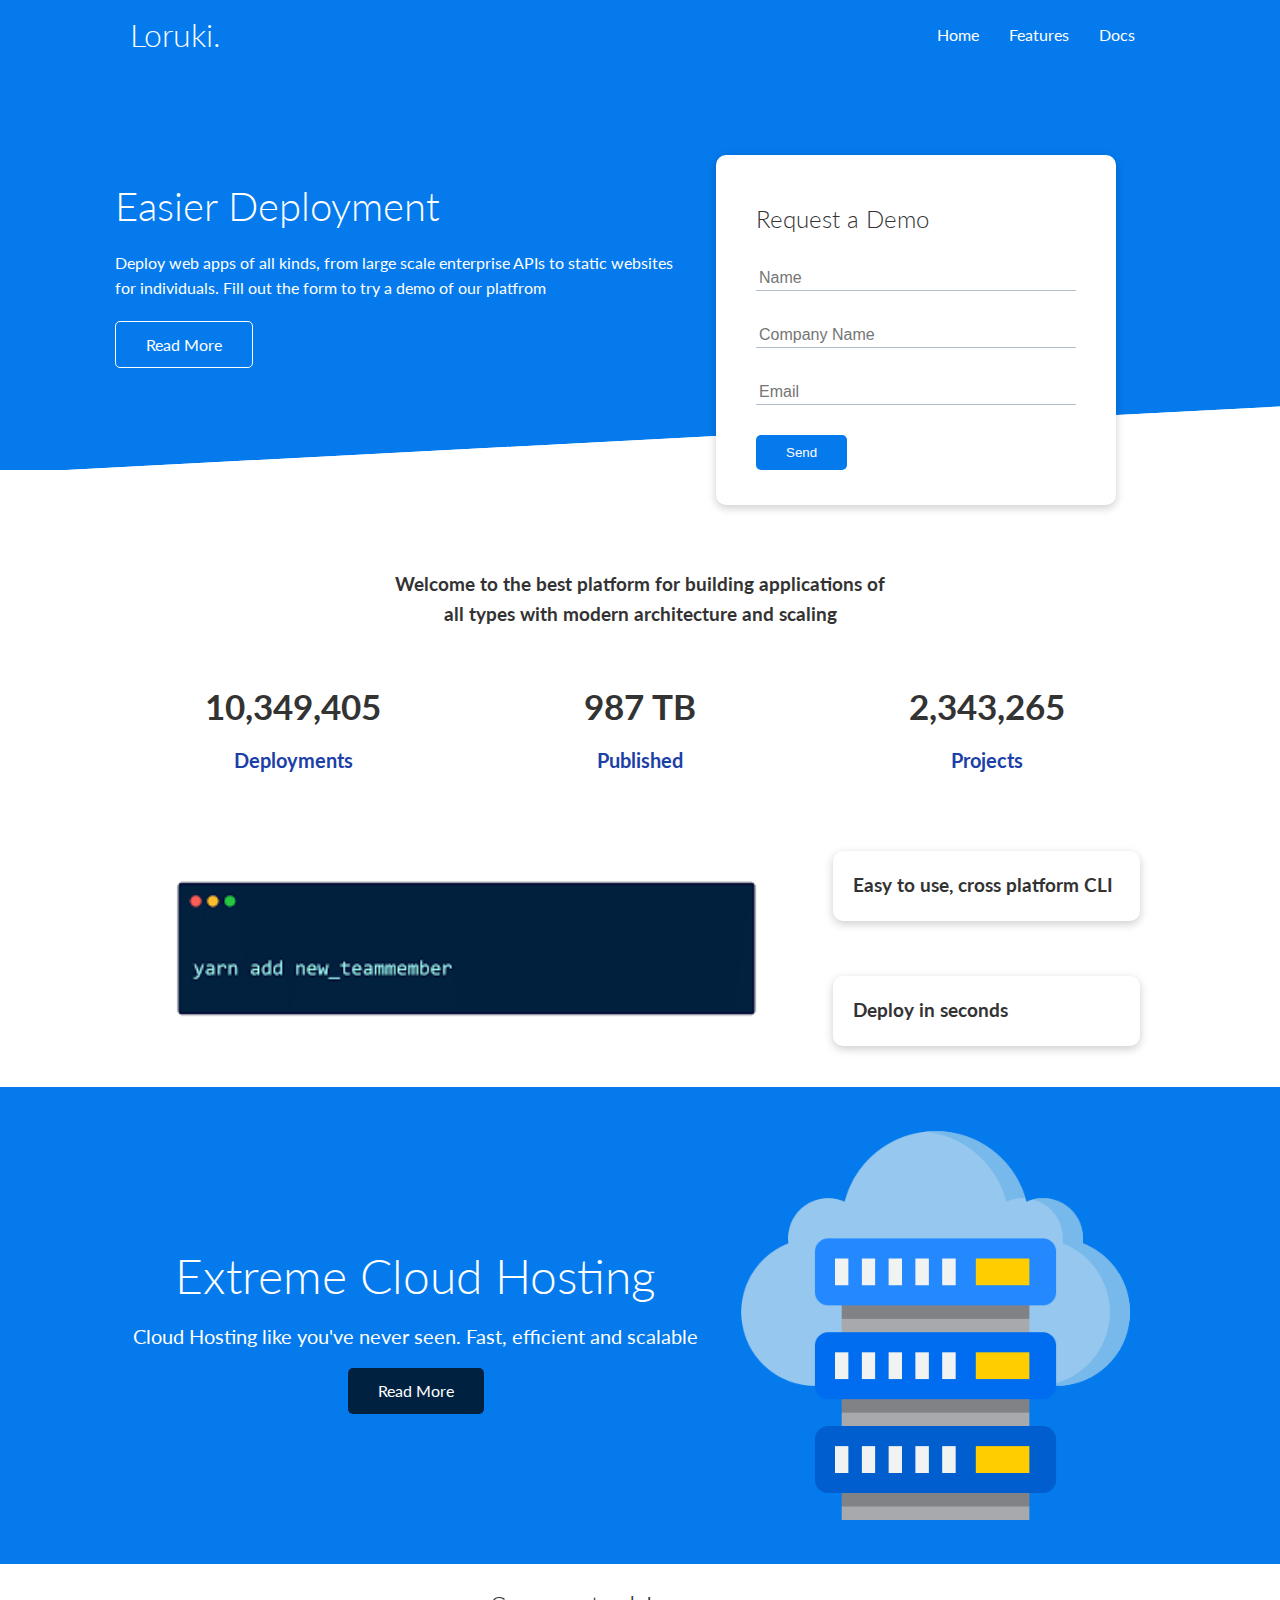
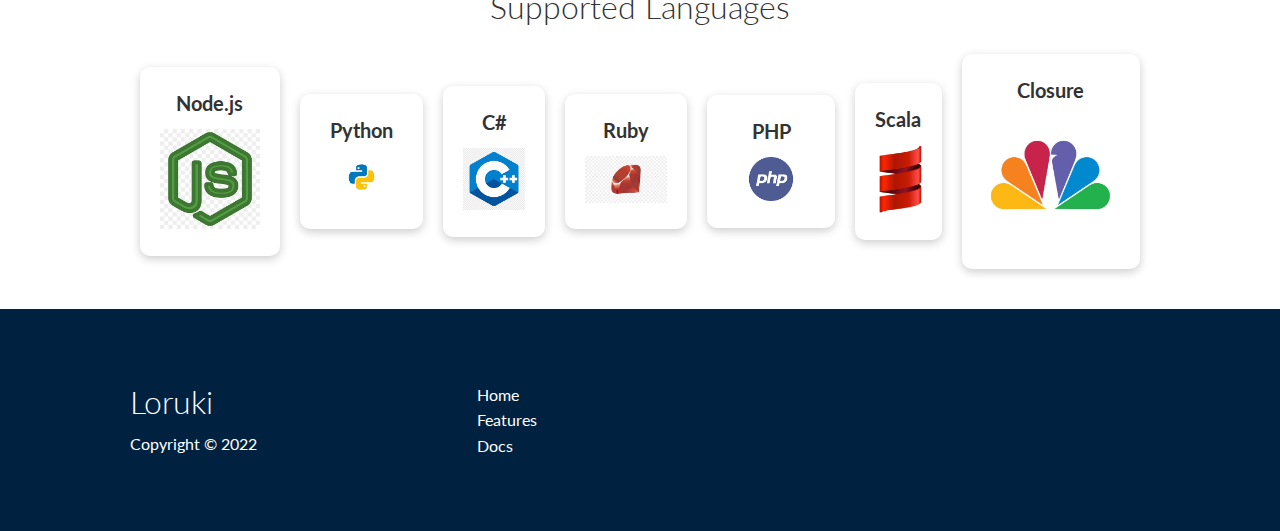
<file: index.html>
<!DOCTYPE html>
<html lang="en">
<head>
    <meta charset="UTF-8">
    <meta http-equiv="X-UA-Compatible" content="IE=edge">
    <meta name="viewport" content="width=device-width, initial-scale=1.0">
    <link rel="stylesheet" href="https://cdnjs.cloudflare.com/ajax/libs/font-awesome/5.15.1/css/all.min.css" integrity="sha512-+4zCK9k+qNFUR5X+cKL9EIR+ZOhtIloNl9GIKS57V1MyNsYpYcUrUeQc9vNfzsWfV28IaLL3i96P9sdNyeRssA==" crossorigin="anonymous" referrerpolicy="no-referrer" />
    <link rel="stylesheet" href="css/utilities.css">
    <link rel="stylesheet" href="css/style.css">
    <title>Loruki | Cloud Hosting For Everyone</title>
</head>
<body>
    
    <!-- Navbar -->
    <div class="navbar">
        <div class="container flex">
            <h1 class="logo">Loruki.</h1>
            <nav>
                <ul>
                    <li><a href="index.html">Home</a></li>
                    <li><a href="features.html">Features</a></li>
                    <li><a href="docs.html">Docs</a></li>
                </ul>
            </nav>
        </div>
    </div>
    <!-- Showcase -->

    <section class="showcase">
        <div class="container grid">
            <div class="showcase-text">
                <h1>Easier Deployment</h1>
                <p>Deploy web apps of all kinds, from large scale enterprise APIs to static websites for individuals. Fill out the form to try a demo of our platfrom</p>
                <a href="features.html" class="btn btn-outline">Read More</a>
            </div>

            <div class="showcase-form card">
                <h2>Request a Demo</h2>
                <form name="contact">

                    <div class="form-control">
                        <input type="text" name="name" placeholder="Name" required>
                    </div>
                    <div class="form-control">
                        <input type="text" name="company" placeholder="Company Name" required>
                    </div>
                    <div class="form-control">
                        <input type="email" name="email" placeholder="Email" required>
                    </div>
                    <input type="submit" value="Send" class="btn btn-primary">
                </form>
            </div>
        </div>
    </section>

    <!-- Stats -->
    <section class="stats">
        <div class="container">
            <h3 class="stats-heading text-center my-1">
                Welcome to the best platform for building applications of all types with modern architecture and scaling
            </h3>

            <div class="grid grid-3 text-center my-4">
                <div>
                    <i class="fas fa-server fa-3x"></i>
                    <h3>10,349,405</h3>
                    <p class="text-secondary">Deployments</p>
                </div>
                <div>
                    <i class="fas fa-upload fa-3x"></i>
                    <h3>987 TB</h3>
                    <p class="text-secondary">Published</p>
                </div>
                <div>
                    <i class="fas fa-project-diagram fa-3x"></i>
                    <h3>2,343,265</h3>
                    <p class="text-secondary">Projects</p>
                </div>
            </div>
        </div>
    </section>

    <!-- CLI -->
    <section class="cli">
        <div class="container grid">
            <img src="image/npm.png" alt="">
            <div class="card">
                <h3>Easy to use, cross platform CLI</h3>
            </div>
            <div class="card">
                <h3>Deploy in seconds</h3>
            </div>
        </div>
    </section>

    <!-- Cloud -->
    <section class="cloud bg-primary my-2 py-2">
        <div class="container grid">
            <div class="text-center">
                <h2 class="lg">Extreme Cloud Hosting</h2>
                <p class="lead my-1">Cloud Hosting like you've never seen. Fast, efficient and scalable</p>
                <a href="features.html" class="btn btn-dark">Read More</a>
            </div>
            <img src="image/cloud.png" alt="">
        </div>
    </section>

    <!-- Languages -->
    <section class="languages">
        <h2 class="md text-center my2">
            Supported Languages
        </h2>
        <div class="container flex">
            <div class="card">
                <h4>Node.js</h4>
                <img src="image/node.png" alt="">
            </div>
            <div class="card">
                <h4>Python</h4>
                <img src="image/python.jpg" alt="">
            </div>
            <div class="card">
                <h4>C#</h4>
                <img src="image/Csharp.png" alt="">
            </div>
            <div class="card">
                <h4>Ruby</h4>
                <img src="image/ruby.png" alt="">
            </div>
            <div class="card">
                <h4>PHP</h4>
                <img src="image/PHP.png" alt="">
            </div>
            <div class="card">
                <h4>Scala</h4>
                <img src="image/scala.png" alt="">
            </div>
            <div class="card">
                <h4>Closure</h4>
                <img src="image/closure.jpg" alt="">
            </div>
        </div>
    </section>

    <!-- Footer -->
    <footer class="footer bg-dark py-5">
        <div class="container grid grid-3">
            <div>
                <h1>Loruki</h1>
                <p>Copyright &copy; 2022</p>
            </div>
            <nav>
                <ul>
                    <li><a href="index.html">Home</a></li>
                    <li><a href="features.html">Features</a></li>
                    <li><a href="docs.html">Docs</a></li>
                </ul>
            </nav>
            <div class="social">
                <a href="#"><i class="fab fa-telegram fa-2x"></i></a>
                <a href="#"><i class="fab fa-facebook fa-2x"></i></a>
                <a href="#"><i class="fab fa-instagram fa-2x"></i></a>
                <a href="#"><i class="fab fa-twitter fa-2x"></i></a>
                <a href="#"><i class="fab fa-whatsapp fa-2x"></i></a>
                   
            </div>
        </div>
        
    </footer>
</body>
</html>
</file>
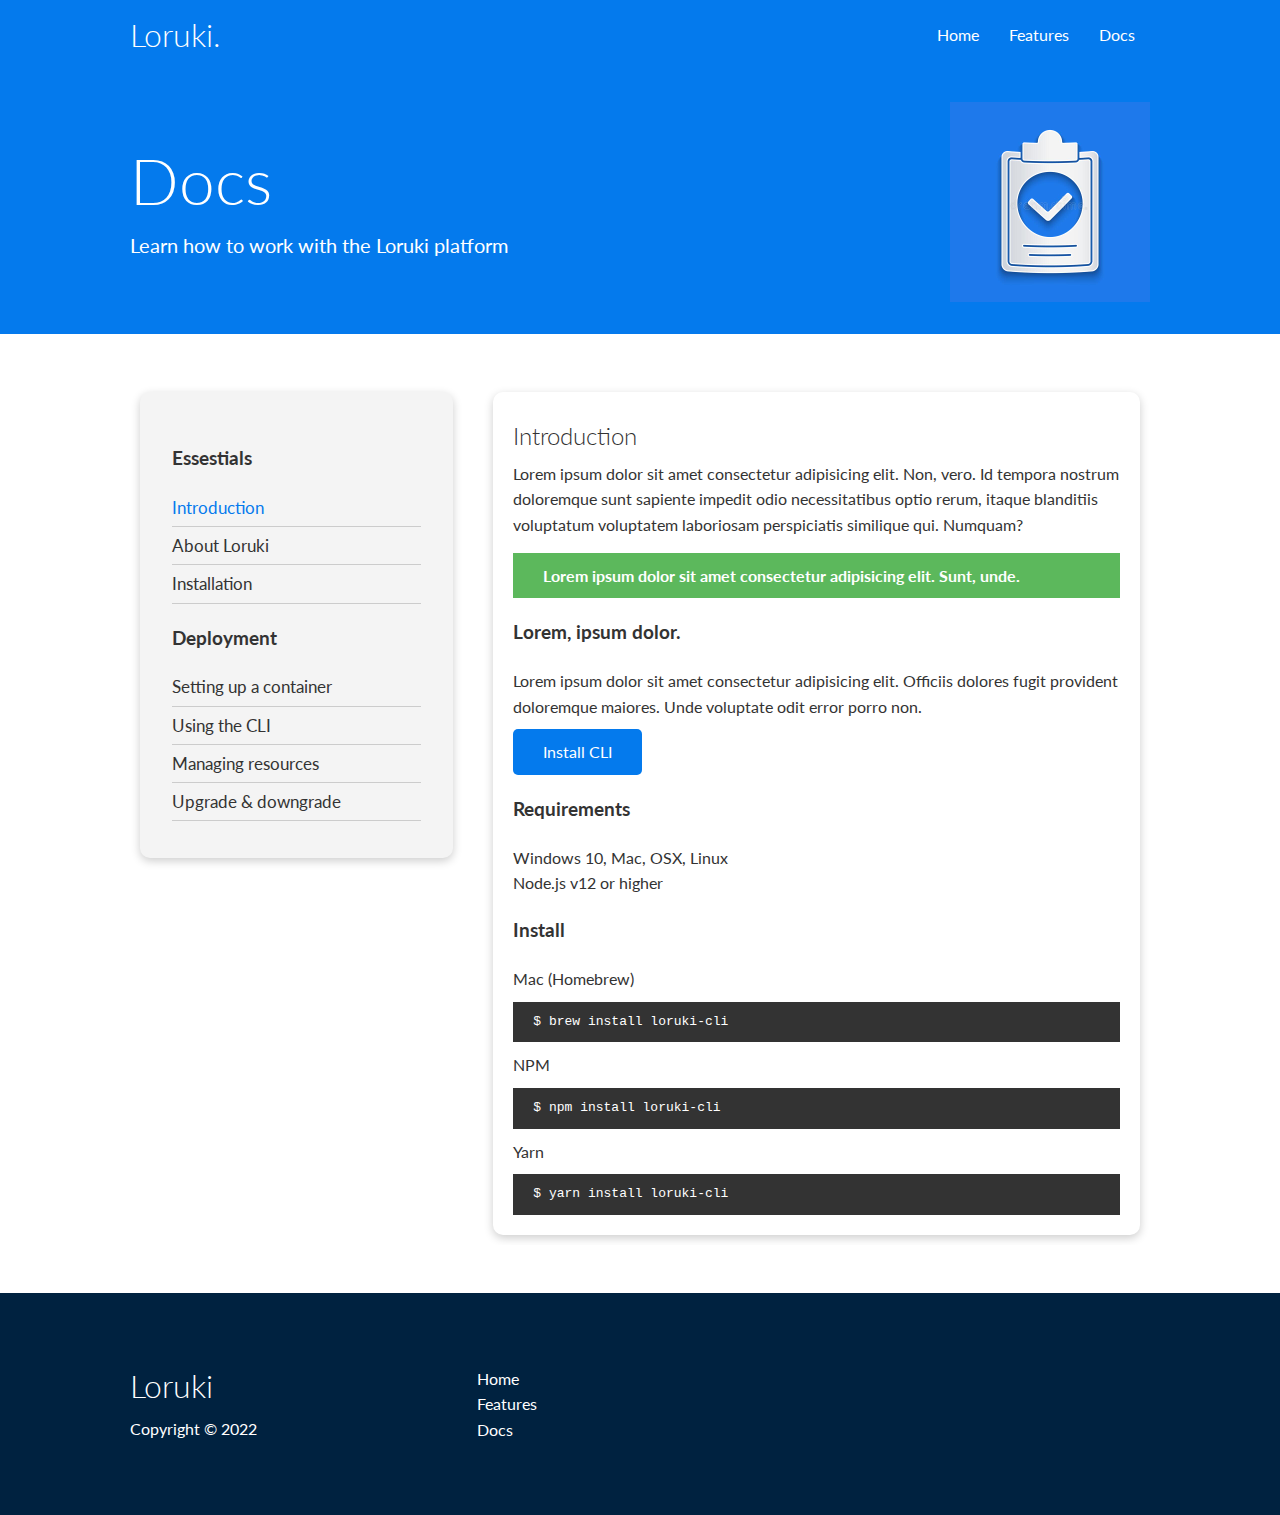
<file: docs.html>
<!DOCTYPE html>
<html lang="en">
<head>
    <meta charset="UTF-8">
    <meta http-equiv="X-UA-Compatible" content="IE=edge">
    <meta name="viewport" content="width=device-width, initial-scale=1.0">
    <link rel="stylesheet" href="https://cdnjs.cloudflare.com/ajax/libs/font-awesome/5.15.1/css/all.min.css" integrity="sha512-+4zCK9k+qNFUR5X+cKL9EIR+ZOhtIloNl9GIKS57V1MyNsYpYcUrUeQc9vNfzsWfV28IaLL3i96P9sdNyeRssA==" crossorigin="anonymous" referrerpolicy="no-referrer" />
    <link rel="stylesheet" href="css/utilities.css">
    <link rel="stylesheet" href="css/style.css">
    <title>Loruki | Cloud Hosting For Everyone</title>
</head>
<body>
    
    <!-- Navbar -->
    <div class="navbar">
        <div class="container flex">
            <h1 class="logo">Loruki.</h1>
            <nav>
                <ul>
                    <li><a href="index.html">Home</a></li>
                    <li><a href="features.html">Features</a></li>
                    <li><a href="docs.html">Docs</a></li>
                </ul>
            </nav>
        </div>
    </div>

    <!-- Head -->
    <section class="docs-head bg-primary py-3">
        <div class="container grid">
            <div>
                <h1 class="xl">Docs</h1>
                <p class="lead">
                    Learn how to work with the Loruki platform
                </p>
            </div>
            <img src="image/docs.png" alt="">
        </div>
    </section>
<!-- Docs main -->
<section class="docs-main my-4">
    <div class="container grid">
        <div class="card bg-light p-3">
            <h3 class="my-2">Essestials</h3>
            <nav>
                <ul>
                    <li><a class="text-primary" href="#">Introduction</a></li>
                    <li><a href="#">About Loruki</a></li>
                    <li><a href="#">Installation</a></li>
                </ul>
            </nav>

            <h3 class="my-2">Deployment</h3>
            <nav>
                <ul>
                    <li><a href="#">Setting up a container</a></li>
                    <li><a href="#">Using the CLI</a></li>
                    <li><a href="#">Managing resources</a></li>
                    <li><a href="#">Upgrade & downgrade</a></li>
                </ul>
            </nav>
        </div>
        <div class="card">
            <h2>Introduction</h2>
            <p>Lorem ipsum dolor sit amet consectetur adipisicing elit. Non, vero. Id tempora nostrum doloremque sunt sapiente impedit odio necessitatibus optio rerum, itaque blanditiis voluptatum voluptatem laboriosam perspiciatis similique qui. Numquam?</p>

            <div class="alert alert-success">
                <i class="fas fa-info"></i> Lorem ipsum dolor sit amet consectetur adipisicing elit. Sunt, unde.
            </div>

            <h3>Lorem, ipsum dolor.</h3>
            <p>Lorem ipsum dolor sit amet consectetur adipisicing elit. Officiis dolores fugit provident doloremque maiores. Unde voluptate odit error porro non.</p>
            <a href="#" class="btn btn-primary">Install CLI</a>

            <h3>Requirements</h3>
            <ul>
                <li>Windows 10, Mac, OSX, Linux</li>
                <li>Node.js v12 or higher</li>
            </ul>

            <h3>Install</h3>
            <p>Mac (Homebrew)</p>
            <pre><Code>$ brew install loruki-cli</Code></pre>
            <p>NPM</p>
            <pre><Code>$ npm install loruki-cli</Code></pre>
            <p>Yarn</p>
            <pre><Code>$ yarn install loruki-cli</Code></pre>

        </div>
    </div>
</section>
  
    <!-- Footer -->
    <footer class="footer bg-dark py-5">
        <div class="container grid grid-3">
            <div>
                <h1>Loruki</h1>
                <p>Copyright &copy; 2022</p>
            </div>
            <nav>
                <ul>
                    <li><a href="index.html">Home</a></li>
                    <li><a href="features.html">Features</a></li>
                    <li><a href="docs.html">Docs</a></li>
                </ul>
            </nav>
            <div class="social">
                <a href="#"><i class="fab fa-telegram fa-2x"></i></a>
                <a href="#"><i class="fab fa-facebook fa-2x"></i></a>
                <a href="#"><i class="fab fa-instagram fa-2x"></i></a>
                <a href="#"><i class="fab fa-twitter fa-2x"></i></a>
                <a href="#"><i class="fab fa-whatsapp fa-2x"></i></a>
                   
            </div>
        </div>
        
    </footer>
</body>
</html>
</file>
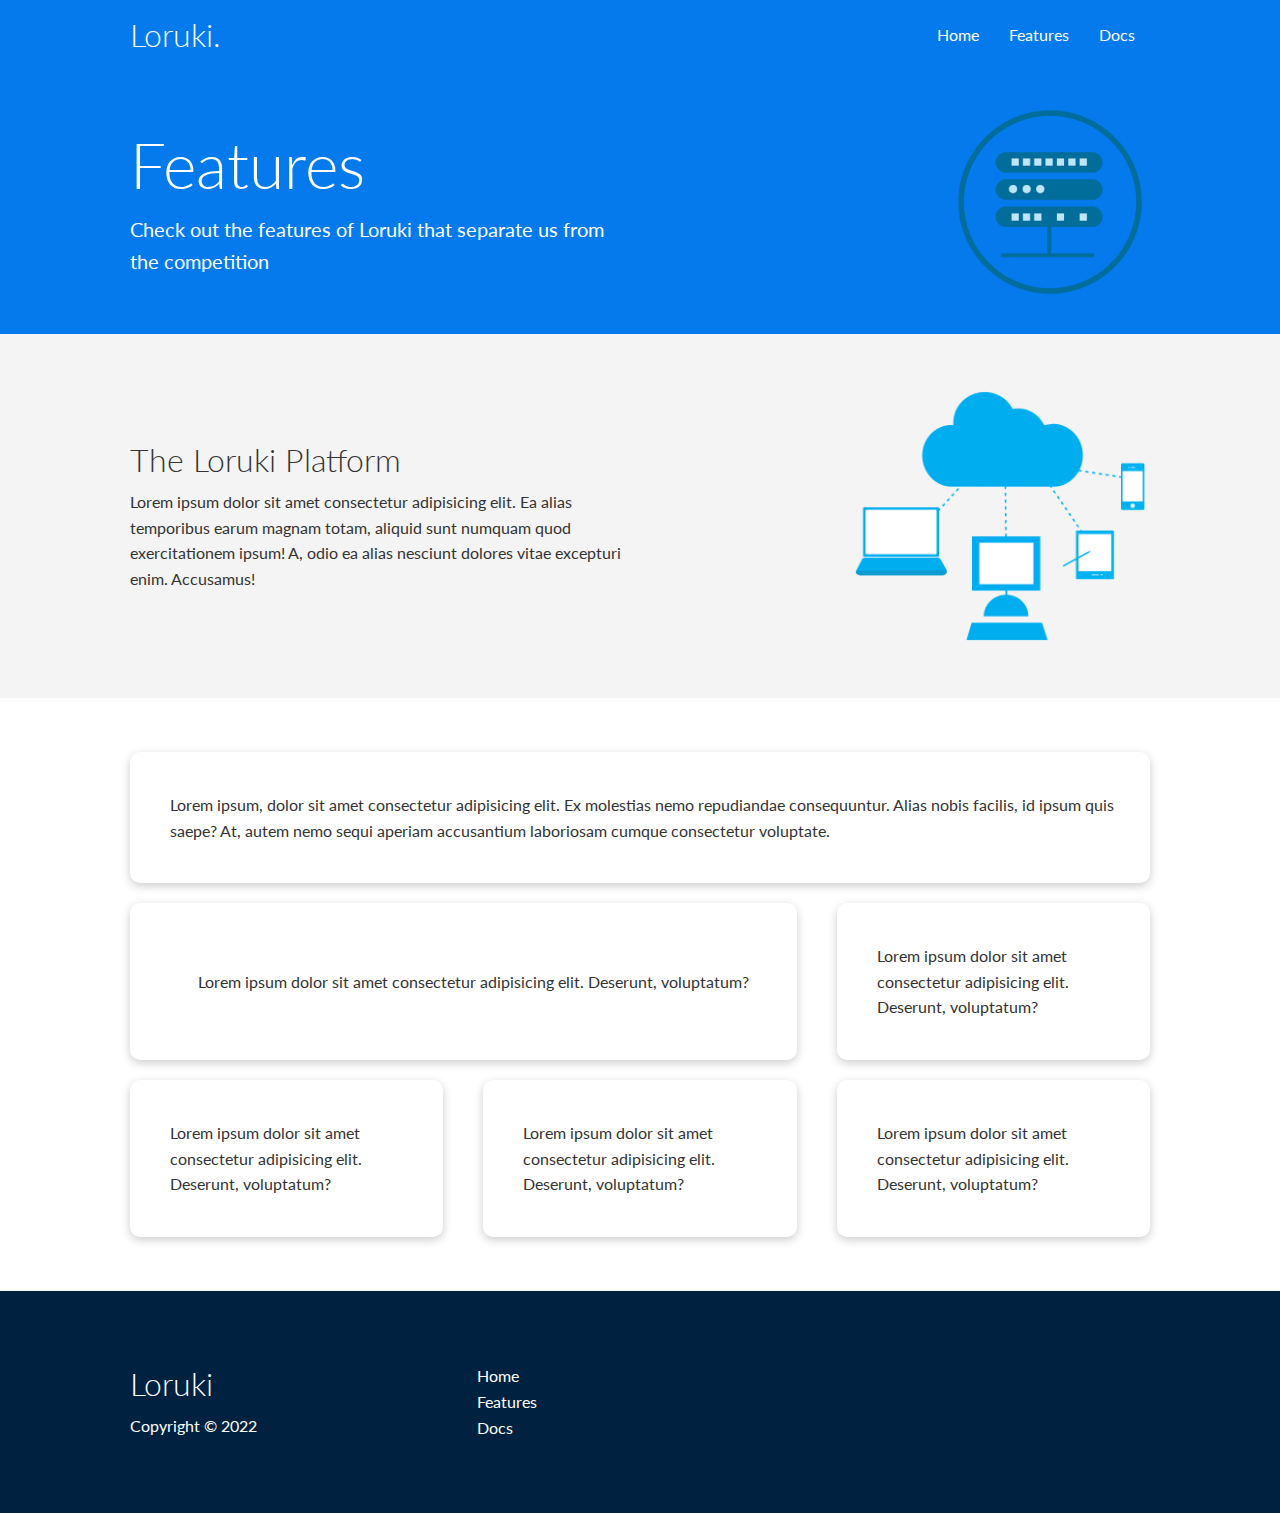
<file: features.html>
<!DOCTYPE html>
<html lang="en">
<head>
    <meta charset="UTF-8">
    <meta http-equiv="X-UA-Compatible" content="IE=edge">
    <meta name="viewport" content="width=device-width, initial-scale=1.0">
    <link rel="stylesheet" href="https://cdnjs.cloudflare.com/ajax/libs/font-awesome/5.15.1/css/all.min.css" integrity="sha512-+4zCK9k+qNFUR5X+cKL9EIR+ZOhtIloNl9GIKS57V1MyNsYpYcUrUeQc9vNfzsWfV28IaLL3i96P9sdNyeRssA==" crossorigin="anonymous" referrerpolicy="no-referrer" />
    <link rel="stylesheet" href="css/utilities.css">
    <link rel="stylesheet" href="css/style.css">
    <title>Loruki | Cloud Hosting For Everyone</title>
</head>
<body>
    
    <!-- Navbar -->
    <div class="navbar">
        <div class="container flex">
            <h1 class="logo">Loruki.</h1>
            <nav>
                <ul>
                    <li><a href="index.html">Home</a></li>
                    <li><a href="features.html">Features</a></li>
                    <li><a href="docs.html">Docs</a></li>
                </ul>
            </nav>
        </div>
    </div>

    <!-- Head -->
    <section class="features-head bg-primary py-3">
        <div class="container grid">
            <div>
                <h1 class="xl">Features</h1>
                <p class="lead">
                    Check out the features of Loruki that separate us from the competition
                </p>
            </div>
            <img src="image/server.png" alt="">
        </div>
    </section>

    <!-- Sub Head -->
    <section class="features-sub-head bg-light py-3">
        <div class="container grid">
            <div>
                <h1 class="md">The Loruki Platform</h1>
                <p>
                    Lorem ipsum dolor sit amet consectetur adipisicing elit. Ea alias temporibus earum magnam totam, aliquid sunt numquam quod exercitationem ipsum! A, odio ea alias nesciunt dolores vitae excepturi enim. Accusamus!
                </p>
            </div>
            <img src="image/server2.png.crdownload" alt="">
        </div>
    </section>

    <section class="features-main my-2">
        <div class="container grid grid-3">
            <div class="card flex">
                <i class="fas fa-server fa-3x"></i>
                <p>Lorem ipsum, dolor sit amet consectetur adipisicing elit. Ex molestias nemo repudiandae consequuntur. Alias nobis facilis, id ipsum quis saepe? At, autem nemo sequi aperiam accusantium laboriosam cumque consectetur voluptate.</p>
            </div>
            <div class="card flex">
                <i class="fas fa-power-off fa-3x"></i>
                <p>Lorem ipsum dolor sit amet consectetur adipisicing elit. Deserunt, voluptatum?</p>
            </div>
            <div class="card flex">
                <i class="fas fa-upload fa-3x"></i>
                <p>Lorem ipsum dolor sit amet consectetur adipisicing elit. Deserunt, voluptatum?</p>
            </div>
            <div class="card flex">
                <i class="fas fa-database fa-3x"></i>
                <p>Lorem ipsum dolor sit amet consectetur adipisicing elit. Deserunt, voluptatum?</p>
            </div>
            <div class="card flex">
                <i class="fas fa-laptop-code fa-3x"></i>
                <p>Lorem ipsum dolor sit amet consectetur adipisicing elit. Deserunt, voluptatum?</p>
            </div>
            <div class="card flex">
                <i class="fas fa-download fa-3x"></i>
                <p>Lorem ipsum dolor sit amet consectetur adipisicing elit. Deserunt, voluptatum?</p>
            </div>
        </div>
        
    </section>
  
    <!-- Footer -->
    <footer class="footer bg-dark py-5">
        <div class="container grid grid-3">
            <div>
                <h1>Loruki</h1>
                <p>Copyright &copy; 2022</p>
            </div>
            <nav>
                <ul>
                    <li><a href="index.html">Home</a></li>
                    <li><a href="features.html">Features</a></li>
                    <li><a href="docs.html">Docs</a></li>
                </ul>
            </nav>
            <div class="social">
                <a href="#"><i class="fab fa-telegram fa-2x"></i></a>
                <a href="#"><i class="fab fa-facebook fa-2x"></i></a>
                <a href="#"><i class="fab fa-instagram fa-2x"></i></a>
                <a href="#"><i class="fab fa-twitter fa-2x"></i></a>
                <a href="#"><i class="fab fa-whatsapp fa-2x"></i></a>
                   
            </div>
        </div>
        
    </footer>
</body>
</html>
</file>
<file: css/utilities.css>
/* Utilities */
.container {
    max-width: 1100px;
    margin: 0 auto;
    overflow: auto;
    padding: 0 40px;
    
}

.card {
    background-color: #fff;
    color: #333;
    border-radius: 10px;
    box-shadow: 0 3px 10px rgba(0, 0, 0, 0.2);
    padding: 20px;
    margin: 10px;
}

.btn {
    display: inline-block;
    padding: 10px 30px;
    cursor: pointer;
    background: var(--primary-color);
    color: #fff;
    border: none;
    border-radius: 5px;
}
.btn-outline {
    background-color: transparent;
    border: 1px #fff solid;
}

.btn:hover {
    transform: scale(0.98);
}

/* Background & colored buttons*/
.bg-primary, 
.btn-primary {
    background-color: var(--primary-color);
    color: #fff;
}
.bg-secondary, 
.btn-secondary {
 background-color: var(--secondary-color);
    color: #fff;
}
.bg-dark, 
.btn-dark {
 background-color: var(--dark-color);
    color: #fff;
}

.bg-light, 
.btn-light {
 background-color: var(--light-color);
    color: #333;
}

.bg-primary a, 
.btn-primary a,
.bg-secondary a,
.btn-secondary a,
.bg-dark a,
.btn-dark a {
    color: #fff;
}

/* Text color */

.text-primary {
    color: var(--primary-color);
}
.text-secondary {
 color: var(--secondary-color);
}
.text-dark {
 color: var(--dark-color);
}

.text-light {
 color: var(--light-color);
}

/* Text sizes */
.lead {
    font-size: 20px;
}

.sm {
    font-size: 1rem;
}

.md {
    font-size: 2rem;
}

.lg {
    font-size: 3rem;
}

.xl {
    font-size: 4rem;
}

.text-center {
    text-align: center;
}

/* Alert */
.alert {
    background-color: var(--light-color);
    padding: 10px 20px;
    font-weight: bold;
    margin: 15px 0;
}

.alert i {
    margin-right: 10px;
}

.alert-success {
    background-color: var(--success-color);
    color: #fff;
}

.alert-error {
    background-color: var(--error-color);
    color: #fff;
}

.flex {
    display: flex;
    justify-content: center;
    align-items: center;
    height: 100%;
}

.grid {
    display: grid;
    grid-template-columns: repeat(2, 1fr);
    gap: 20px;
    justify-content: center;
    align-items: center;
    height: 100%;
}

.grid-3 {
    grid-template-columns: repeat(3, 1fr);
}

/* Margin */
.my-1 {
    margin: 1rem 0;
}
.my-2 {
    margin: 1.5rem 0;
}
.my-3 {
    margin: 2rem 0;
}
.my-4 {
    margin: 3rem 0;
}
.my-5 {
    margin: 4rem 0;
}

.m-1 {
    margin: 1rem;
}
.m-2 {
    margin: 1.5rem;
}
.m-3 {
    margin: 2rem;
}
.m-4 {
    margin: 3rem;
}
.m-5 {
    margin: 4rem;
}

/* Padding */
.py-1 {
    padding: 1rem 0;
}
.py-2 {
    padding: 1.5rem 0;
}
.py-3 {
    padding: 2rem 0;
}
.py-4 {
    padding: 3rem 0;
}
.py-5 {
    padding: 4rem 0;
}

.p-1 {
    padding: 1rem;
}
.p-2 {
    padding: 1.5rem;
}
.p-3 {
    padding: 2rem;
}
.p-4 {
    padding: 3rem;
}
.p-5 {
    padding: 4rem;
}
</file>
<file: css/style.css>
@import url('https://fonts.googleapis.com/css2?family=Lato:wght@300&display=swap');

:root {
    --primary-color: #047aed;
    --secondary-color: #1c3fa8;
    --dark-color: #002240;
    --light-color: #f4f4f4;
    --success-color:#5cb85c;
    --error-color:#d9534f;
}
* {
    box-sizing: border-box;
    padding: 0;
    margin: 0;
}

body {
    font-family: 'Lato', sans-serif;
    color: #333;
    line-height: 1.6;
}

ul {
    list-style-type: none;
}

a {
    text-decoration: none;
    color: #333;
}

h1, h2 {
    font-weight: 300;
    line-height: 1.2;
    margin: 10px 0;
}

p {
    margin: 10px 0;
}

img {
    width: 100%;
}

code, pre {
    background: #333;
    color: #fff;
    padding: 10px;
}

/* Navbar */
.navbar {
    background-color: var(--primary-color) ;
    color: #fff;
    height: 70px;
}

.navbar ul {
    display: flex;
}

.navbar a {
    color: #fff;
    padding: 10px;
    margin: 0 5px;
}

.navbar a:hover {
    border-bottom: 2px #fff solid;
}

.navbar .flex {
    justify-content: space-between;
}

/* Showcase */
.showcase {
    height: 400px;
    background-color: var(--primary-color);
    color: #fff;
    position: relative;
}

.showcase h1 {
    font-size: 40px;
}
.showcase p {
    margin: 20px 0;
}
.showcase .grid {
    overflow: visible;
    grid-template-columns: 55% 45%;
    gap: 30px;
}

.showcase-text {
    animation: SlideInFromLeft 1s ease-in;
}

.showcase-form {
    position: relative;
    top: 60px;
    height: 350px;
    width: 400px;
    padding: 40px;
    z-index: 100;
    animation: SlideInFromRight 1s ease-in;
}

.showcase-form .form-control {
    margin: 30px 0;
}

.showcase-form input[type='text'], 
.showcase-form input[type='email']  {
    border: 0;
    border-bottom: 1px solid #b4becb;
    width: 100%;
    padding: 3px;
    font-size: 16px;
}

.showcase-form input:focus {
    outline: none;
}

.showcase::before,
.showcase::after {
    content: '';
    position: absolute;
    height: 100px;
    bottom: -70px;
    right: 0;
    left: 0;
    background-color: #fff;
    transform: skewY(-3deg);
    -webkit-transform: skewY(-3deg);
    -moz-transform: skewY(-3deg);
    -ms-transform: skewY(-3deg);
}

/* Stats */
.stats {
    padding-top: 100px;
    animation: SlideInFromBottom 1s ease-in;
}

.stats-heading {
    max-width: 500px;
    margin: auto;
}
.stats .grid h3 {
    font-size: 35px;
}

.stats .grid p {
    font-size: 20px;
    font-weight: bold;
}

/* CLI */
.cli .grid {
    grid-template-columns: repeat(3, 1fr);
    grid-template-rows: repeat(2, 1fr
    );
}

.cli .grid > *:first-child {
    grid-column: 1 / span 2;
    grid-row: 1 / span 2;
}

/* Cloud */
.cloud .grid {
    grid-template-columns: 4fr 3fr;
}

/* Languages */

.languages .flex {
    flex-wrap: nowrap;
}

.languages .card {
    text-align: center;
    margin: 18px 10px 40px;
    transition: transform 0.2s ease-in;
}
.languages .card h4 {
    font-size: 20px;
    margin-bottom: 10px;

    

}

.languages .card:hover {
    transform: translateY(-15px);
}


/* Features */
.features-head img,
.docs-head img {
    width: 200px;
    justify-self: flex-end;
}
.features-sub-head img {
    width: 300px;
    justify-self: flex-end;
}

.features-main .card > i {
    margin-right: 20px;
}

.features-main .grid {
    padding: 30px;
}

.features-main .grid > *:first-child {
    grid-column: 1 / span 3;
}


.features-main .grid > *:nth-child(2) {
    grid-column: 1 / span 2;
}

/* Docs */
.docs-main h3 {
    margin: 20px 0;
}

.docs-main .grid {
    grid-template-columns: 1fr 2fr;
    align-items: flex-start;
}

.docs-main nav li {
    font-size: 17px;
    padding-bottom: 5px;
    margin-bottom: 5px;
    border-bottom: 1px #ccc solid;
}

.docs-main a:hover {
    font-weight: bold;
}

/* Footer */
.footer .social a {
    margin: 0 10px;
}

/* Animations */
@keyframes slideInFromLeft {
    0% {
        transform: translateX(-100%);
    }

    100% {
        transform: translateX(0);
    }
}

@keyframes slideInFromRight {
    0% {
        transform: translateX(100%);
    }

    100% {
        transform: translateX(0);
    }
}

@keyframes slideInFromTop {
    0% {
        transform: translateY(-100%);
    }

    100% {
        transform: translateX(0);
    }
}

@keyframes slideInFromBottom {
    0% {
        transform: translateY(100%);
    }

    100% {
        transform: translateX(0);
    }
}

/* Tablets and under */
@media(max-width: 768px) {
    .grid,
    .showcase .grid,
    .stats .grid,
    .cli .grid,
    .cloud .grid,
    .features-main .grid,
    .docs-main .grid {
        grid-template-columns: 1fr;
        grid-template-rows: 1fr;
    }

    .showcase {
        height: auto;
    }

    .showcase-text {
        text-align: center;
        margin-top: 40px;
        animation: SlideInFromTop 1s ease-in;
    }

    .showcase-form {
        justify-self: center;
        margin: auto;
        animation: SlideInFromBottom 1s ease-in;
    }

    .cli .grid > *:first-child {
        grid-column: 1;
        grid-row: 1;
    }

    .features-head,
    .features-sub-head,
    .docs-head {
        text-align: center;
    }

    .features-head img,
    .features-sub-head img,
    .docs-head img {
        justify-self: center;
    }

    .features-main .grid > *:first-child,
    .features-main .grid > *:nth-child(2) {
        grid-column: 1;
    }

}

/* Mobile */
@media(max-width: 500px) {
    .navbar{
        height: 110px;
    }

    .navbar .flex {
        flex-direction: column;
    }

    .navbar ul {
        padding: 10px;
        background-color: rgba(0, 0, 0, 0.1);
    }

}
</file>
